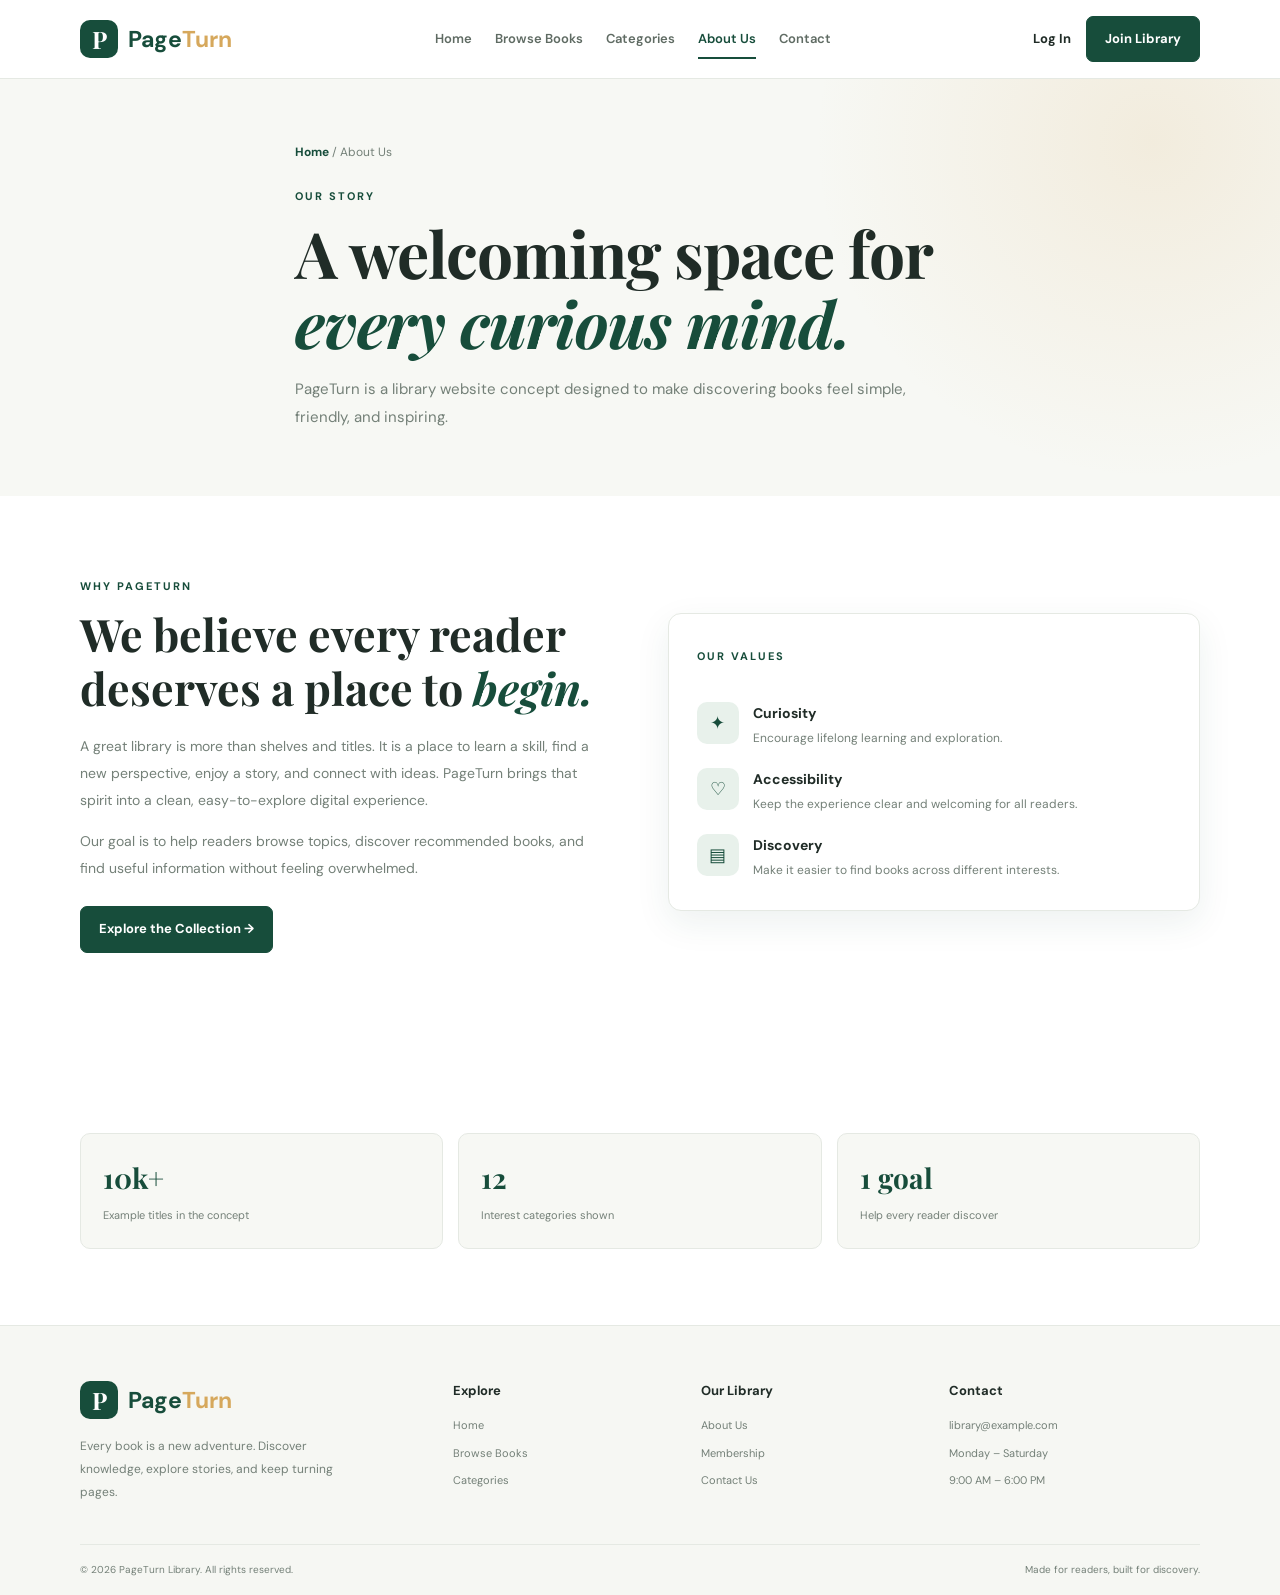
<file: about.html>
<!DOCTYPE html>
<html lang="en">
<head>
<meta charset="UTF-8"><meta name="viewport" content="width=device-width, initial-scale=1.0">
<title>About Us | PageTurn Library</title>
<link rel="preconnect" href="https://fonts.googleapis.com"><link rel="preconnect" href="https://fonts.gstatic.com" crossorigin>
<link href="https://fonts.googleapis.com/css2?family=DM+Sans:wght@400;500;600;700&family=Playfair+Display:wght@500;600;700&display=swap" rel="stylesheet">
<link rel="stylesheet" href="style.css">
</head><body><header class="site-header">
  <div class="container navbar">
    <a href="index.html" class="logo"><span class="logo-icon">P</span><span>Page<span class="logo-highlight">Turn</span></span></a>
    <button class="menu-toggle" aria-label="Toggle navigation" aria-expanded="false">&#9776;</button>
    <nav class="nav-links" aria-label="Main navigation"><a href="index.html" class="">Home</a>
<a href="books.html" class="">Browse Books</a>
<a href="categories.html" class="">Categories</a>
<a href="about.html" class="active">About Us</a>
<a href="contact.html" class="">Contact</a></nav>
    <div class="nav-actions"><a class="login-link" href="login.html">Log In</a><a class="btn" href="register.html">Join Library</a></div>
  </div>
</header>
<main><section class="page-hero"><div class="container intro"><div class="breadcrumb"><a href="index.html">Home</a> / About Us</div><span class="eyebrow">OUR STORY</span><h1>A welcoming space for <span>every curious mind.</span></h1><p>PageTurn is a library website concept designed to make discovering books feel simple, friendly, and inspiring.</p></div></section>
<section class="container section two-col"><div><span class="eyebrow">WHY PAGETURN</span><h2>We believe every reader deserves a place to <span>begin.</span></h2><p style="margin-top:18px;line-height:1.95;font-size:14px">A great library is more than shelves and titles. It is a place to learn a skill, find a new perspective, enjoy a story, and connect with ideas. PageTurn brings that spirit into a clean, easy-to-explore digital experience.</p><p style="margin-top:13px;line-height:1.95;font-size:14px">Our goal is to help readers browse topics, discover recommended books, and find useful information without feeling overwhelmed.</p><a class="btn" href="books.html" style="margin-top:24px">Explore the Collection →</a></div>
<div class="panel"><span class="eyebrow">OUR VALUES</span><div class="info-list"><div class="info-item"><div class="info-icon">✦</div><div><h3>Curiosity</h3><p>Encourage lifelong learning and exploration.</p></div></div><div class="info-item"><div class="info-icon">♡</div><div><h3>Accessibility</h3><p>Keep the experience clear and welcoming for all readers.</p></div></div><div class="info-item"><div class="info-icon">▤</div><div><h3>Discovery</h3><p>Make it easier to find books across different interests.</p></div></div></div></div></section>
<section class="container section"><div class="stats-row"><div class="stat-card"><strong>10k+</strong><span>Example titles in the concept</span></div><div class="stat-card"><strong>12</strong><span>Interest categories shown</span></div><div class="stat-card"><strong>1 goal</strong><span>Help every reader discover</span></div></div></section></main>
<footer class="site-footer">
  <div class="container footer-grid">
    <div class="footer-brand"><a href="index.html" class="logo"><span class="logo-icon">P</span><span>Page<span class="logo-highlight">Turn</span></span></a><p>Every book is a new adventure. Discover knowledge, explore stories, and keep turning pages.</p></div>
    <div class="footer-col"><h3>Explore</h3><a href="index.html">Home</a><a href="books.html">Browse Books</a><a href="categories.html">Categories</a></div>
    <div class="footer-col"><h3>Our Library</h3><a href="about.html">About Us</a><a href="membership.html">Membership</a><a href="contact.html">Contact Us</a></div>
    <div class="footer-col"><h3>Contact</h3><a href="mailto:library@example.com">library@example.com</a><p>Monday – Saturday</p><p>9:00 AM – 6:00 PM</p></div>
  </div>
  <div class="container footer-bottom"><p>© 2026 PageTurn Library. All rights reserved.</p><p>Made for readers, built for discovery.</p></div>
</footer>
<script src="script.js"></script>
</body></html>
</file>
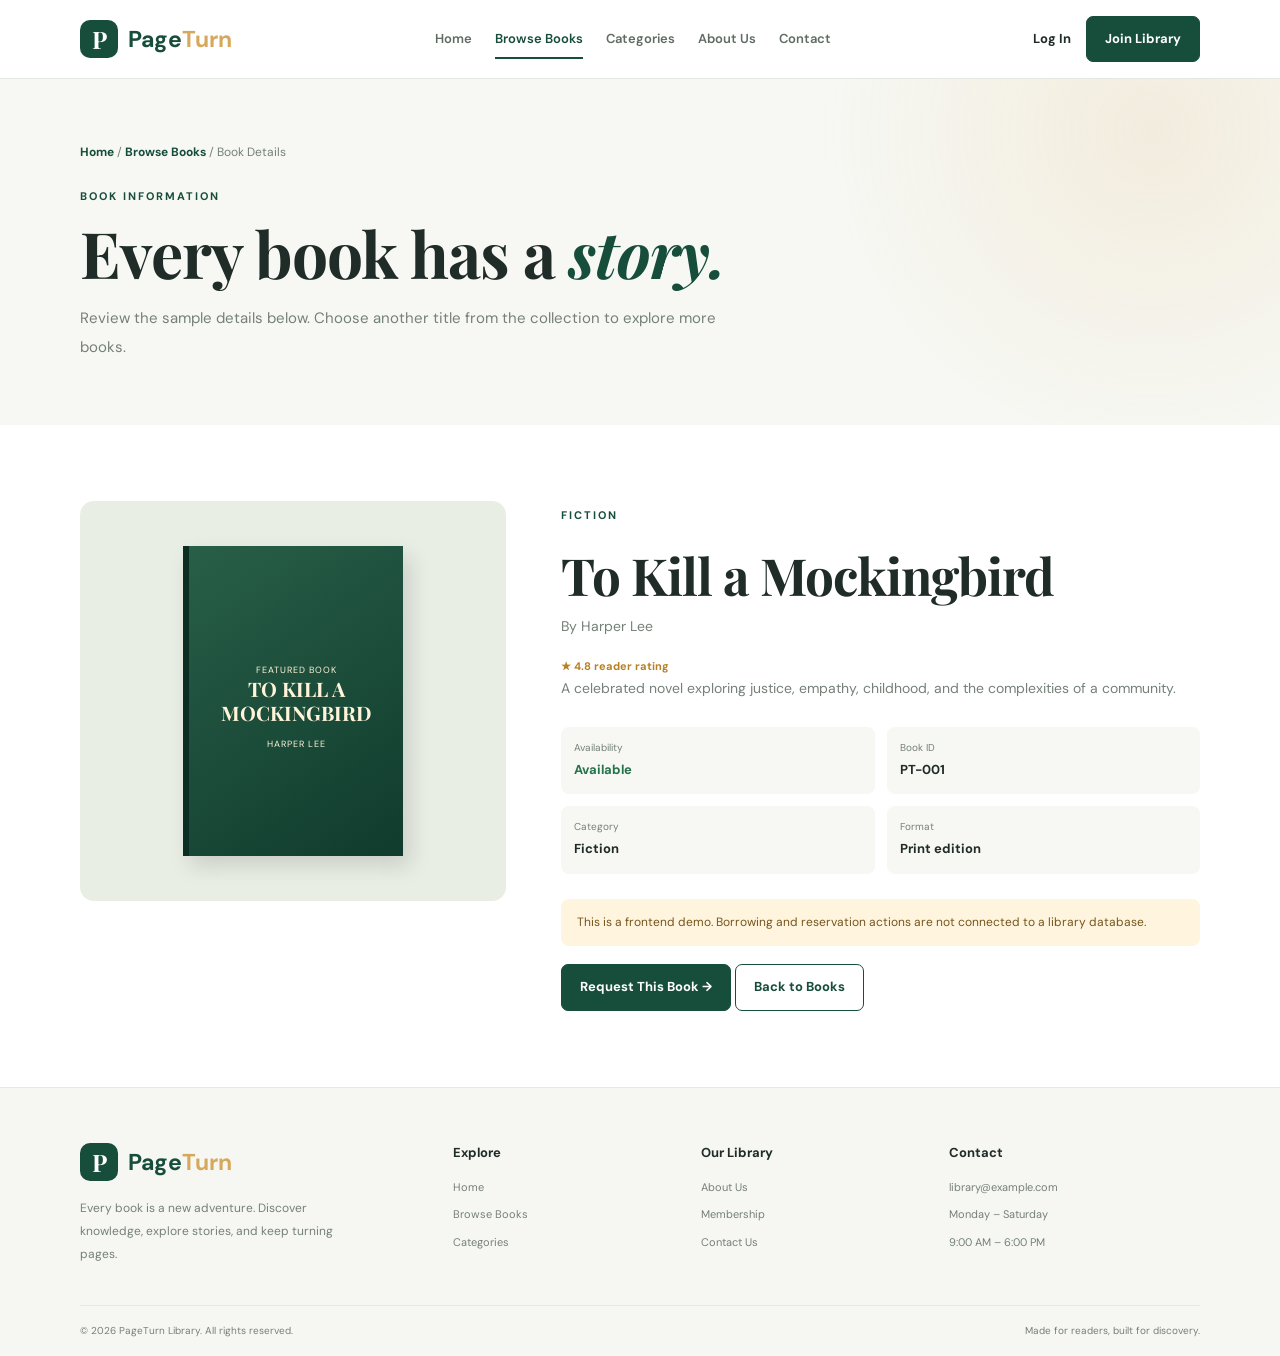
<file: book-details.html>
<!DOCTYPE html>
<html lang="en">
<head>
<meta charset="UTF-8"><meta name="viewport" content="width=device-width, initial-scale=1.0">
<title>Book Details | PageTurn Library</title>
<link rel="preconnect" href="https://fonts.googleapis.com"><link rel="preconnect" href="https://fonts.gstatic.com" crossorigin>
<link href="https://fonts.googleapis.com/css2?family=DM+Sans:wght@400;500;600;700&family=Playfair+Display:wght@500;600;700&display=swap" rel="stylesheet">
<link rel="stylesheet" href="style.css">
</head><body><header class="site-header">
  <div class="container navbar">
    <a href="index.html" class="logo"><span class="logo-icon">P</span><span>Page<span class="logo-highlight">Turn</span></span></a>
    <button class="menu-toggle" aria-label="Toggle navigation" aria-expanded="false">&#9776;</button>
    <nav class="nav-links" aria-label="Main navigation"><a href="index.html" class="">Home</a>
<a href="books.html" class="active">Browse Books</a>
<a href="categories.html" class="">Categories</a>
<a href="about.html" class="">About Us</a>
<a href="contact.html" class="">Contact</a></nav>
    <div class="nav-actions"><a class="login-link" href="login.html">Log In</a><a class="btn" href="register.html">Join Library</a></div>
  </div>
</header>
<main><section class="page-hero"><div class="container"><div class="breadcrumb"><a href="index.html">Home</a> / <a href="books.html">Browse Books</a> / Book Details</div><span class="eyebrow">BOOK INFORMATION</span><h1>Every book has a <span>story.</span></h1><p>Review the sample details below. Choose another title from the collection to explore more books.</p></div></section><section class="container section"><div class="book-detail-layout"><div class="detail-cover"><div class="book-placeholder"><small>FEATURED BOOK</small><strong id="detailCoverTitle">TO KILL A MOCKINGBIRD</strong><small id="detailCoverAuthor">HARPER LEE</small></div></div><div class="detail-copy"><span class="eyebrow" id="detailCategory">FICTION</span><h1 id="detailTitle">To Kill a Mockingbird</h1><p class="author" id="detailAuthor">By Harper Lee</p><div class="rating" id="detailRating">★ 4.8 reader rating</div><p id="detailDescription">A celebrated novel exploring justice, empathy, childhood, and the complexities of a community. This sample description can be replaced with verified book information.</p><div class="detail-meta"><div class="meta-box"><small>Availability</small><strong id="detailAvailability">Available</strong></div><div class="meta-box"><small>Book ID</small><strong id="detailId">PT-001</strong></div><div class="meta-box"><small>Category</small><strong id="detailCategoryValue">Fiction</strong></div><div class="meta-box"><small>Format</small><strong>Print edition</strong></div></div><div class="notice">This is a frontend demo. Borrowing and reservation actions are not connected to a library database.</div><button class="btn" id="reserveButton" type="button">Request This Book →</button> <a class="btn btn-outline" href="books.html">Back to Books</a><div class="form-message" id="reserveMessage" role="status">Your sample request has been noted on this page only. No reservation was sent.</div></div></div></section></main>
<footer class="site-footer">
  <div class="container footer-grid">
    <div class="footer-brand"><a href="index.html" class="logo"><span class="logo-icon">P</span><span>Page<span class="logo-highlight">Turn</span></span></a><p>Every book is a new adventure. Discover knowledge, explore stories, and keep turning pages.</p></div>
    <div class="footer-col"><h3>Explore</h3><a href="index.html">Home</a><a href="books.html">Browse Books</a><a href="categories.html">Categories</a></div>
    <div class="footer-col"><h3>Our Library</h3><a href="about.html">About Us</a><a href="membership.html">Membership</a><a href="contact.html">Contact Us</a></div>
    <div class="footer-col"><h3>Contact</h3><a href="mailto:library@example.com">library@example.com</a><p>Monday – Saturday</p><p>9:00 AM – 6:00 PM</p></div>
  </div>
  <div class="container footer-bottom"><p>© 2026 PageTurn Library. All rights reserved.</p><p>Made for readers, built for discovery.</p></div>
</footer>
<script src="script.js"></script>
</body></html>
</file>
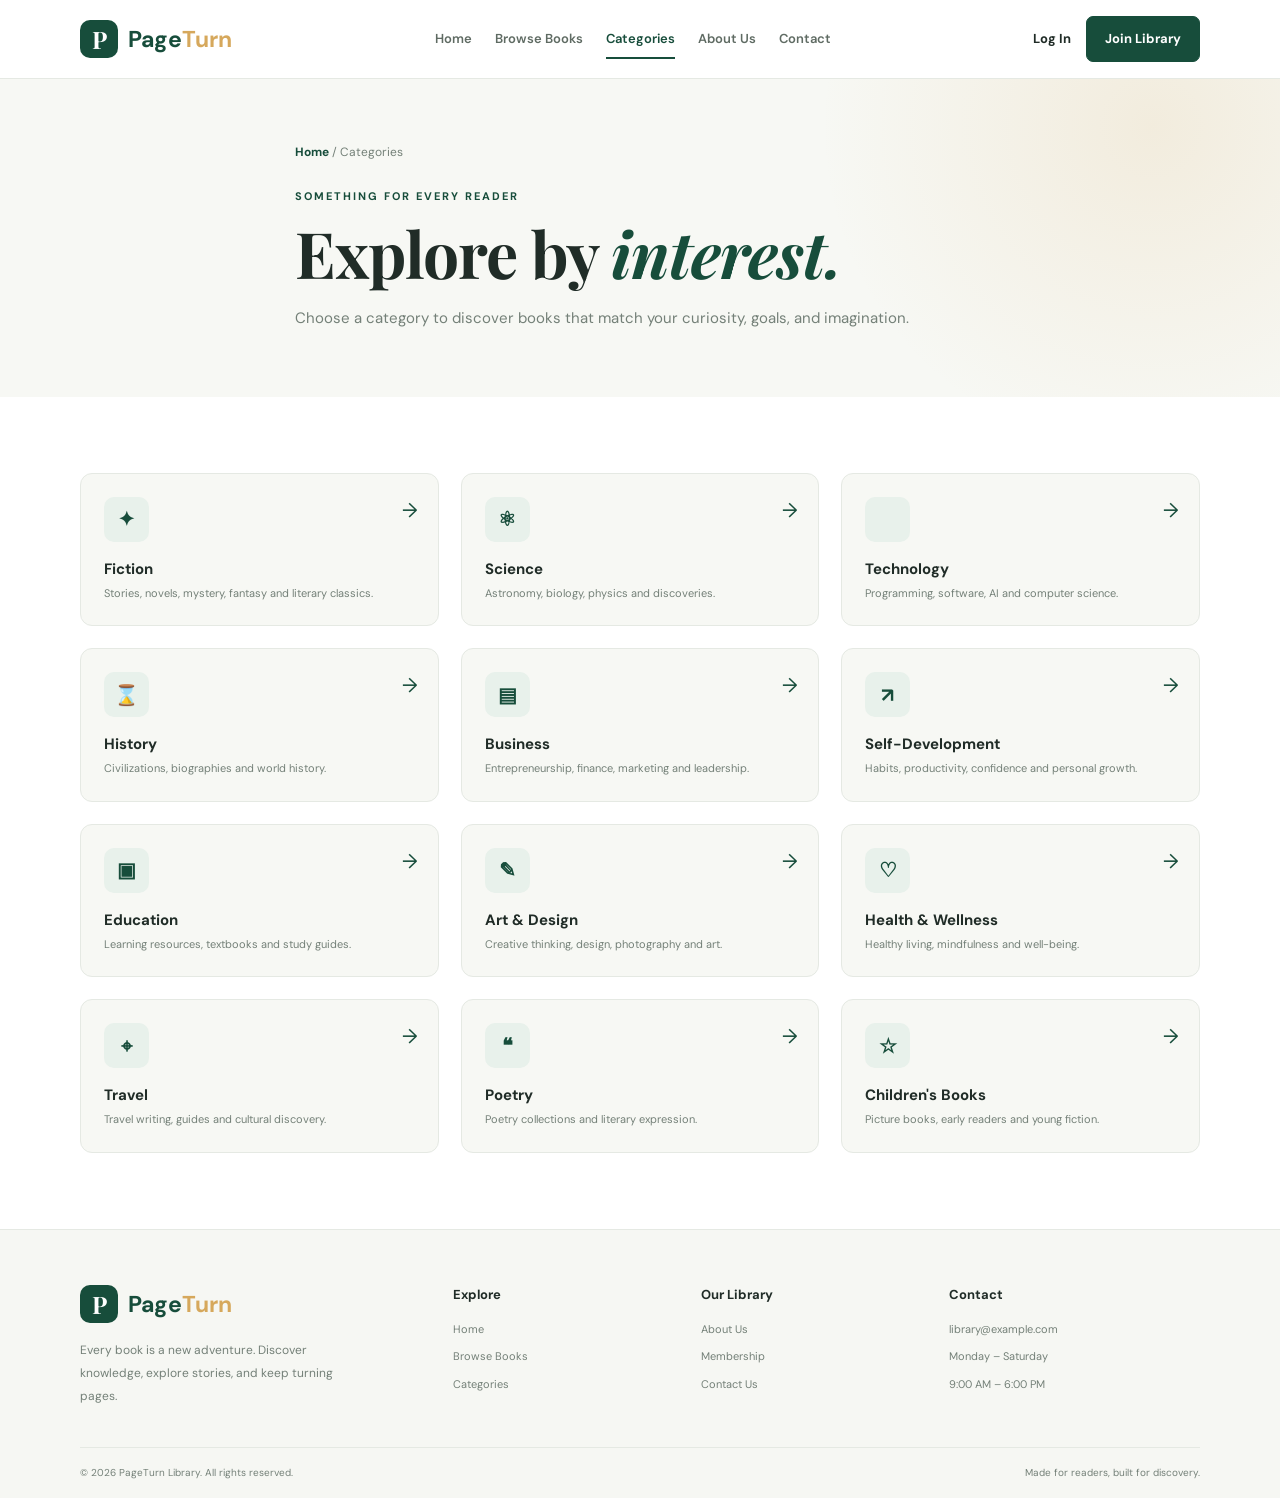
<file: categories.html>
<!DOCTYPE html>
<html lang="en">
<head>
<meta charset="UTF-8"><meta name="viewport" content="width=device-width, initial-scale=1.0">
<title>Categories | PageTurn Library</title>
<link rel="preconnect" href="https://fonts.googleapis.com"><link rel="preconnect" href="https://fonts.gstatic.com" crossorigin>
<link href="https://fonts.googleapis.com/css2?family=DM+Sans:wght@400;500;600;700&family=Playfair+Display:wght@500;600;700&display=swap" rel="stylesheet">
<link rel="stylesheet" href="style.css">
</head><body><header class="site-header">
  <div class="container navbar">
    <a href="index.html" class="logo"><span class="logo-icon">P</span><span>Page<span class="logo-highlight">Turn</span></span></a>
    <button class="menu-toggle" aria-label="Toggle navigation" aria-expanded="false">&#9776;</button>
    <nav class="nav-links" aria-label="Main navigation"><a href="index.html" class="">Home</a>
<a href="books.html" class="">Browse Books</a>
<a href="categories.html" class="active">Categories</a>
<a href="about.html" class="">About Us</a>
<a href="contact.html" class="">Contact</a></nav>
    <div class="nav-actions"><a class="login-link" href="login.html">Log In</a><a class="btn" href="register.html">Join Library</a></div>
  </div>
</header>
<main><section class="page-hero"><div class="container intro"><div class="breadcrumb"><a href="index.html">Home</a> / Categories</div><span class="eyebrow">SOMETHING FOR EVERY READER</span><h1>Explore by <span>interest.</span></h1><p>Choose a category to discover books that match your curiosity, goals, and imagination.</p></div></section><section class="container section"><div class="grid category-grid"><a class="category-card" href="books.html?category=fiction"><div class="category-icon">✦</div><h3>Fiction</h3><p>Stories, novels, mystery, fantasy and literary classics.</p><span class="category-arrow">→</span></a><a class="category-card" href="books.html?category=science"><div class="category-icon">⚛</div><h3>Science</h3><p>Astronomy, biology, physics and discoveries.</p><span class="category-arrow">→</span></a><a class="category-card" href="books.html?category=technology"><div class="category-icon"></></div><h3>Technology</h3><p>Programming, software, AI and computer science.</p><span class="category-arrow">→</span></a><a class="category-card" href="books.html?category=history"><div class="category-icon">⌛</div><h3>History</h3><p>Civilizations, biographies and world history.</p><span class="category-arrow">→</span></a><a class="category-card" href="books.html?category=business"><div class="category-icon">▤</div><h3>Business</h3><p>Entrepreneurship, finance, marketing and leadership.</p><span class="category-arrow">→</span></a><a class="category-card" href="books.html?category=self-development"><div class="category-icon">↗</div><h3>Self-Development</h3><p>Habits, productivity, confidence and personal growth.</p><span class="category-arrow">→</span></a><a class="category-card" href="books.html?category=education"><div class="category-icon">▣</div><h3>Education</h3><p>Learning resources, textbooks and study guides.</p><span class="category-arrow">→</span></a><a class="category-card" href="books.html?category=art"><div class="category-icon">✎</div><h3>Art & Design</h3><p>Creative thinking, design, photography and art.</p><span class="category-arrow">→</span></a><a class="category-card" href="books.html?category=health"><div class="category-icon">♡</div><h3>Health & Wellness</h3><p>Healthy living, mindfulness and well-being.</p><span class="category-arrow">→</span></a><a class="category-card" href="books.html?category=travel"><div class="category-icon">⌖</div><h3>Travel</h3><p>Travel writing, guides and cultural discovery.</p><span class="category-arrow">→</span></a><a class="category-card" href="books.html?category=poetry"><div class="category-icon">❝</div><h3>Poetry</h3><p>Poetry collections and literary expression.</p><span class="category-arrow">→</span></a><a class="category-card" href="books.html?category=children"><div class="category-icon">☆</div><h3>Children's Books</h3><p>Picture books, early readers and young fiction.</p><span class="category-arrow">→</span></a></div></section></main>
<footer class="site-footer">
  <div class="container footer-grid">
    <div class="footer-brand"><a href="index.html" class="logo"><span class="logo-icon">P</span><span>Page<span class="logo-highlight">Turn</span></span></a><p>Every book is a new adventure. Discover knowledge, explore stories, and keep turning pages.</p></div>
    <div class="footer-col"><h3>Explore</h3><a href="index.html">Home</a><a href="books.html">Browse Books</a><a href="categories.html">Categories</a></div>
    <div class="footer-col"><h3>Our Library</h3><a href="about.html">About Us</a><a href="membership.html">Membership</a><a href="contact.html">Contact Us</a></div>
    <div class="footer-col"><h3>Contact</h3><a href="mailto:library@example.com">library@example.com</a><p>Monday – Saturday</p><p>9:00 AM – 6:00 PM</p></div>
  </div>
  <div class="container footer-bottom"><p>© 2026 PageTurn Library. All rights reserved.</p><p>Made for readers, built for discovery.</p></div>
</footer>
<script src="script.js"></script>
</body></html>
</file>
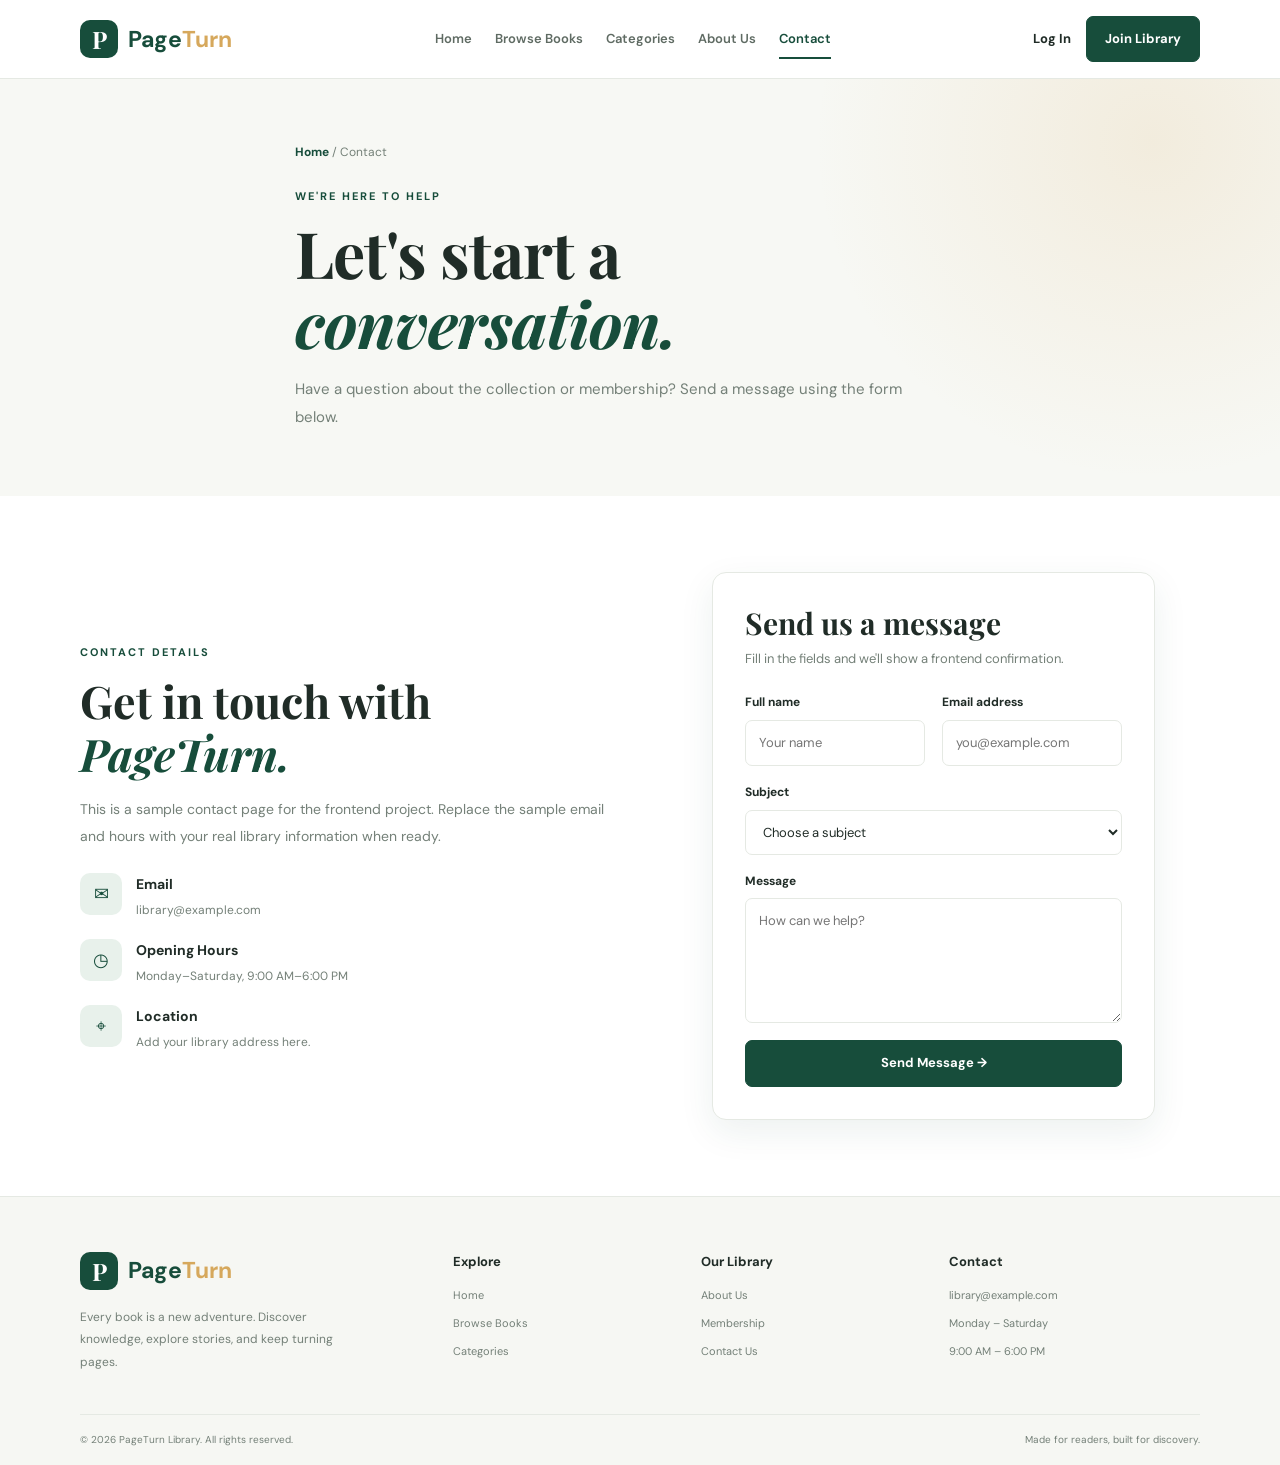
<file: contact.html>
<!DOCTYPE html>
<html lang="en">
<head>
<meta charset="UTF-8"><meta name="viewport" content="width=device-width, initial-scale=1.0">
<title>Contact | PageTurn Library</title>
<link rel="preconnect" href="https://fonts.googleapis.com"><link rel="preconnect" href="https://fonts.gstatic.com" crossorigin>
<link href="https://fonts.googleapis.com/css2?family=DM+Sans:wght@400;500;600;700&family=Playfair+Display:wght@500;600;700&display=swap" rel="stylesheet">
<link rel="stylesheet" href="style.css">
</head><body><header class="site-header">
  <div class="container navbar">
    <a href="index.html" class="logo"><span class="logo-icon">P</span><span>Page<span class="logo-highlight">Turn</span></span></a>
    <button class="menu-toggle" aria-label="Toggle navigation" aria-expanded="false">&#9776;</button>
    <nav class="nav-links" aria-label="Main navigation"><a href="index.html" class="">Home</a>
<a href="books.html" class="">Browse Books</a>
<a href="categories.html" class="">Categories</a>
<a href="about.html" class="">About Us</a>
<a href="contact.html" class="active">Contact</a></nav>
    <div class="nav-actions"><a class="login-link" href="login.html">Log In</a><a class="btn" href="register.html">Join Library</a></div>
  </div>
</header>
<main><section class="page-hero"><div class="container intro"><div class="breadcrumb"><a href="index.html">Home</a> / Contact</div><span class="eyebrow">WE'RE HERE TO HELP</span><h1>Let's start a <span>conversation.</span></h1><p>Have a question about the collection or membership? Send a message using the form below.</p></div></section>
<section class="container section two-col"><div><span class="eyebrow">CONTACT DETAILS</span><h2>Get in touch with <span>PageTurn.</span></h2><p style="font-size:14px;line-height:1.9;margin-top:15px">This is a sample contact page for the frontend project. Replace the sample email and hours with your real library information when ready.</p><div class="info-list"><div class="info-item"><div class="info-icon">✉</div><div><h3>Email</h3><p>library@example.com</p></div></div><div class="info-item"><div class="info-icon">◷</div><div><h3>Opening Hours</h3><p>Monday–Saturday, 9:00 AM–6:00 PM</p></div></div><div class="info-item"><div class="info-icon">⌖</div><div><h3>Location</h3><p>Add your library address here.</p></div></div></div></div>
<form class="form-card demo-form"><h2>Send us a message</h2><p>Fill in the fields and we'll show a frontend confirmation.</p><div class="form-grid"><div class="form-group"><label for="contactName">Full name</label><input id="contactName" name="name" required placeholder="Your name"></div><div class="form-group"><label for="contactEmail">Email address</label><input id="contactEmail" name="email" type="email" required placeholder="you@example.com"></div><div class="form-group full"><label for="contactSubject">Subject</label><select id="contactSubject" name="subject" required><option value="">Choose a subject</option><option>Book availability</option><option>Membership</option><option>General question</option><option>Feedback</option></select></div><div class="form-group full"><label for="contactMessage">Message</label><textarea id="contactMessage" name="message" required placeholder="How can we help?"></textarea></div><div class="form-group full"><button class="btn" type="submit">Send Message →</button></div></div><div class="form-message" role="status">Thanks! This demo form is working on the frontend only. No message has been sent to a server.</div></form></section></main>
<footer class="site-footer">
  <div class="container footer-grid">
    <div class="footer-brand"><a href="index.html" class="logo"><span class="logo-icon">P</span><span>Page<span class="logo-highlight">Turn</span></span></a><p>Every book is a new adventure. Discover knowledge, explore stories, and keep turning pages.</p></div>
    <div class="footer-col"><h3>Explore</h3><a href="index.html">Home</a><a href="books.html">Browse Books</a><a href="categories.html">Categories</a></div>
    <div class="footer-col"><h3>Our Library</h3><a href="about.html">About Us</a><a href="membership.html">Membership</a><a href="contact.html">Contact Us</a></div>
    <div class="footer-col"><h3>Contact</h3><a href="mailto:library@example.com">library@example.com</a><p>Monday – Saturday</p><p>9:00 AM – 6:00 PM</p></div>
  </div>
  <div class="container footer-bottom"><p>© 2026 PageTurn Library. All rights reserved.</p><p>Made for readers, built for discovery.</p></div>
</footer>
<script src="script.js"></script>
</body></html>
</file>
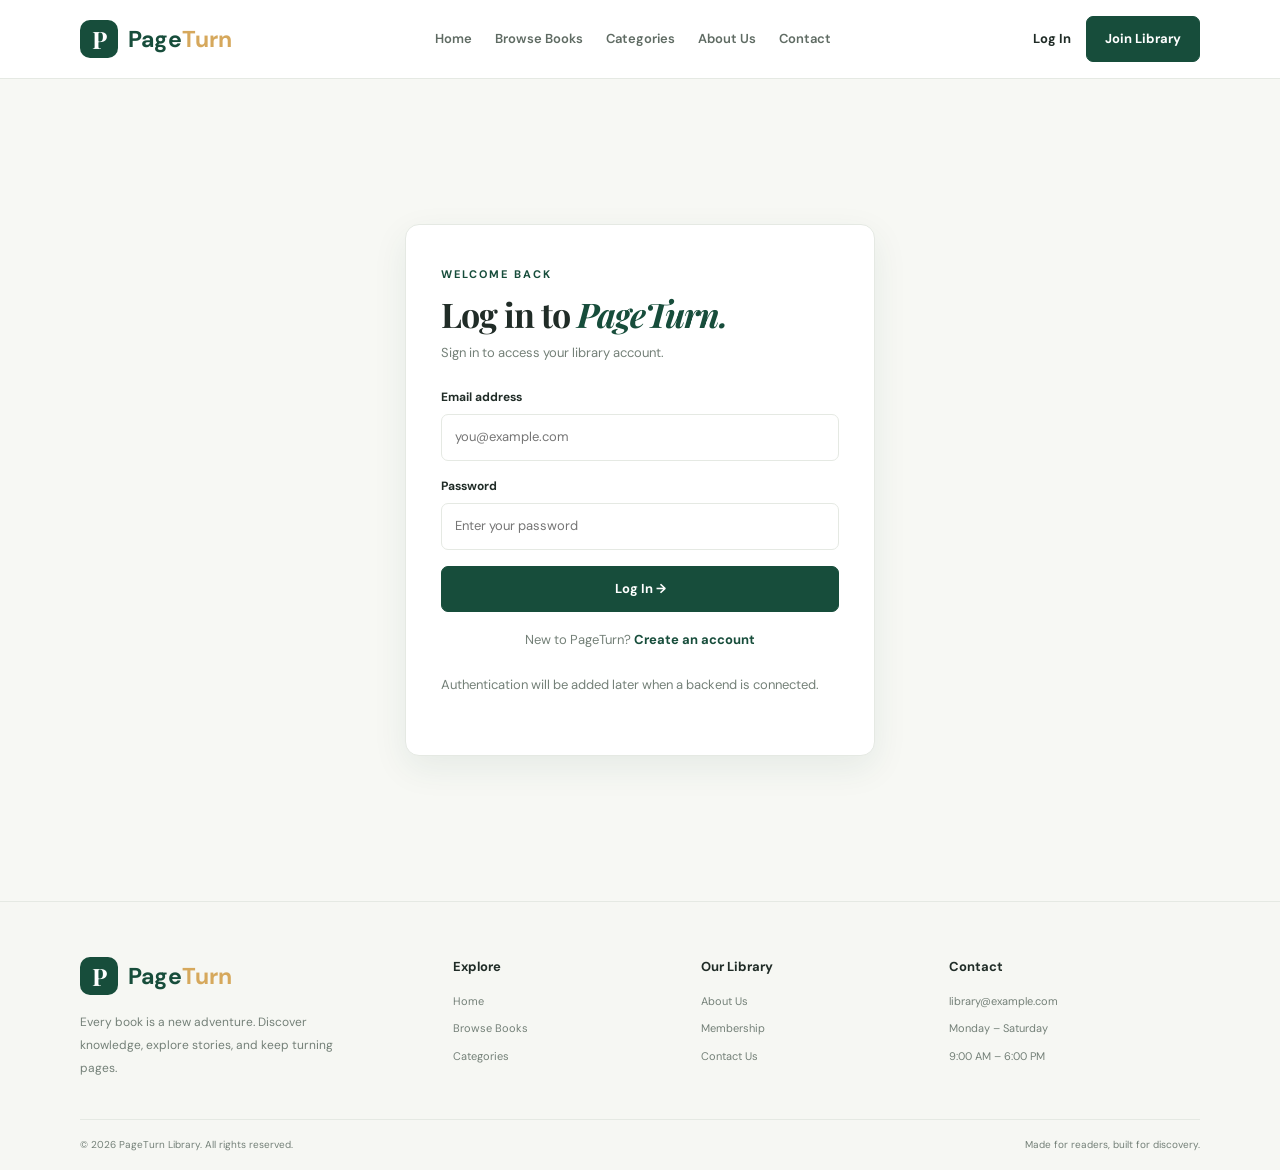
<file: login.html>
<!DOCTYPE html>
<html lang="en">
<head>
<meta charset="UTF-8"><meta name="viewport" content="width=device-width, initial-scale=1.0">
<title>Log In | PageTurn Library</title>
<link rel="preconnect" href="https://fonts.googleapis.com"><link rel="preconnect" href="https://fonts.gstatic.com" crossorigin>
<link href="https://fonts.googleapis.com/css2?family=DM+Sans:wght@400;500;600;700&family=Playfair+Display:wght@500;600;700&display=swap" rel="stylesheet">
<link rel="stylesheet" href="style.css">
</head><body><header class="site-header">
  <div class="container navbar">
    <a href="index.html" class="logo"><span class="logo-icon">P</span><span>Page<span class="logo-highlight">Turn</span></span></a>
    <button class="menu-toggle" aria-label="Toggle navigation" aria-expanded="false">&#9776;</button>
    <nav class="nav-links" aria-label="Main navigation"><a href="index.html" class="">Home</a>
<a href="books.html" class="">Browse Books</a>
<a href="categories.html" class="">Categories</a>
<a href="about.html" class="">About Us</a>
<a href="contact.html" class="">Contact</a></nav>
    <div class="nav-actions"><a class="login-link" href="login.html">Log In</a><a class="btn" href="register.html">Join Library</a></div>
  </div>
</header>
<main class="auth-wrap"><form class="auth-card demo-form"><span class="eyebrow">WELCOME BACK</span><h1>Log in to <span>PageTurn.</span></h1><p>Sign in to access your library account.</p><div class="form-group"><label for="loginEmail">Email address</label><input id="loginEmail" type="email" name="email" required placeholder="you@example.com" autocomplete="email"></div><div class="form-group"><label for="loginPassword">Password</label><input id="loginPassword" type="password" name="password" required minlength="6" placeholder="Enter your password" autocomplete="current-password"></div><button class="btn" type="submit" style="width:100%">Log In →</button><div class="form-message" role="status">Frontend demo only: login details are not sent or saved.</div><p class="auth-switch">New to PageTurn? <a href="register.html">Create an account</a></p><p class="form-note">Authentication will be added later when a backend is connected.</p></form></main>
<footer class="site-footer">
  <div class="container footer-grid">
    <div class="footer-brand"><a href="index.html" class="logo"><span class="logo-icon">P</span><span>Page<span class="logo-highlight">Turn</span></span></a><p>Every book is a new adventure. Discover knowledge, explore stories, and keep turning pages.</p></div>
    <div class="footer-col"><h3>Explore</h3><a href="index.html">Home</a><a href="books.html">Browse Books</a><a href="categories.html">Categories</a></div>
    <div class="footer-col"><h3>Our Library</h3><a href="about.html">About Us</a><a href="membership.html">Membership</a><a href="contact.html">Contact Us</a></div>
    <div class="footer-col"><h3>Contact</h3><a href="mailto:library@example.com">library@example.com</a><p>Monday – Saturday</p><p>9:00 AM – 6:00 PM</p></div>
  </div>
  <div class="container footer-bottom"><p>© 2026 PageTurn Library. All rights reserved.</p><p>Made for readers, built for discovery.</p></div>
</footer>
<script src="script.js"></script>
</body></html>
</file>
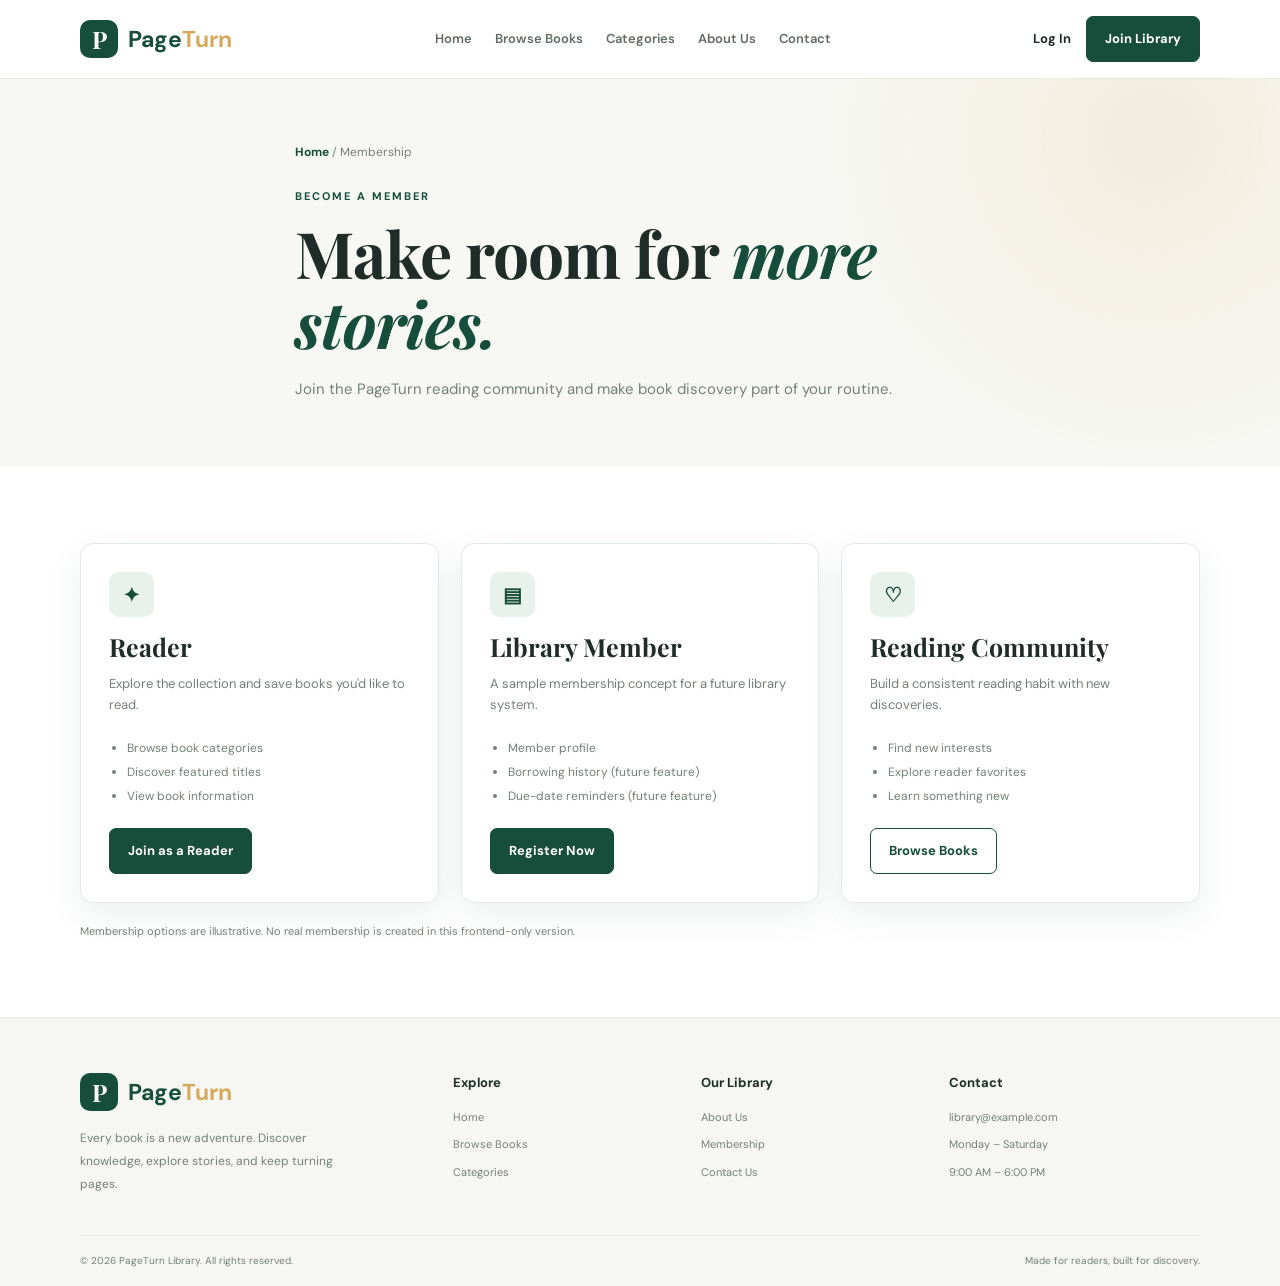
<file: membership.html>
<!DOCTYPE html>
<html lang="en">
<head>
<meta charset="UTF-8"><meta name="viewport" content="width=device-width, initial-scale=1.0">
<title>Membership | PageTurn Library</title>
<link rel="preconnect" href="https://fonts.googleapis.com"><link rel="preconnect" href="https://fonts.gstatic.com" crossorigin>
<link href="https://fonts.googleapis.com/css2?family=DM+Sans:wght@400;500;600;700&family=Playfair+Display:wght@500;600;700&display=swap" rel="stylesheet">
<link rel="stylesheet" href="style.css">
</head><body><header class="site-header">
  <div class="container navbar">
    <a href="index.html" class="logo"><span class="logo-icon">P</span><span>Page<span class="logo-highlight">Turn</span></span></a>
    <button class="menu-toggle" aria-label="Toggle navigation" aria-expanded="false">&#9776;</button>
    <nav class="nav-links" aria-label="Main navigation"><a href="index.html" class="">Home</a>
<a href="books.html" class="">Browse Books</a>
<a href="categories.html" class="">Categories</a>
<a href="about.html" class="">About Us</a>
<a href="contact.html" class="">Contact</a></nav>
    <div class="nav-actions"><a class="login-link" href="login.html">Log In</a><a class="btn" href="register.html">Join Library</a></div>
  </div>
</header>
<main><section class="page-hero"><div class="container intro"><div class="breadcrumb"><a href="index.html">Home</a> / Membership</div><span class="eyebrow">BECOME A MEMBER</span><h1>Make room for <span>more stories.</span></h1><p>Join the PageTurn reading community and make book discovery part of your routine.</p></div></section><section class="container section"><div class="grid category-grid"><article class="panel"><div class="category-icon">✦</div><h2 style="font-size:25px">Reader</h2><p style="font-size:13px;margin:12px 0 20px">Explore the collection and save books you'd like to read.</p><ul style="padding-left:18px;color:var(--muted);font-size:12px;line-height:2"><li>Browse book categories</li><li>Discover featured titles</li><li>View book information</li></ul><a href="register.html" class="btn" style="margin-top:20px">Join as a Reader</a></article><article class="panel"><div class="category-icon">▤</div><h2 style="font-size:25px">Library Member</h2><p style="font-size:13px;margin:12px 0 20px">A sample membership concept for a future library system.</p><ul style="padding-left:18px;color:var(--muted);font-size:12px;line-height:2"><li>Member profile</li><li>Borrowing history (future feature)</li><li>Due-date reminders (future feature)</li></ul><a href="register.html" class="btn" style="margin-top:20px">Register Now</a></article><article class="panel"><div class="category-icon">♡</div><h2 style="font-size:25px">Reading Community</h2><p style="font-size:13px;margin:12px 0 20px">Build a consistent reading habit with new discoveries.</p><ul style="padding-left:18px;color:var(--muted);font-size:12px;line-height:2"><li>Find new interests</li><li>Explore reader favorites</li><li>Learn something new</li></ul><a href="books.html" class="btn btn-outline" style="margin-top:20px">Browse Books</a></article></div><p class="form-note" style="margin-top:20px">Membership options are illustrative. No real membership is created in this frontend-only version.</p></section></main>
<footer class="site-footer">
  <div class="container footer-grid">
    <div class="footer-brand"><a href="index.html" class="logo"><span class="logo-icon">P</span><span>Page<span class="logo-highlight">Turn</span></span></a><p>Every book is a new adventure. Discover knowledge, explore stories, and keep turning pages.</p></div>
    <div class="footer-col"><h3>Explore</h3><a href="index.html">Home</a><a href="books.html">Browse Books</a><a href="categories.html">Categories</a></div>
    <div class="footer-col"><h3>Our Library</h3><a href="about.html">About Us</a><a href="membership.html">Membership</a><a href="contact.html">Contact Us</a></div>
    <div class="footer-col"><h3>Contact</h3><a href="mailto:library@example.com">library@example.com</a><p>Monday – Saturday</p><p>9:00 AM – 6:00 PM</p></div>
  </div>
  <div class="container footer-bottom"><p>© 2026 PageTurn Library. All rights reserved.</p><p>Made for readers, built for discovery.</p></div>
</footer>
<script src="script.js"></script>
</body></html>
</file>
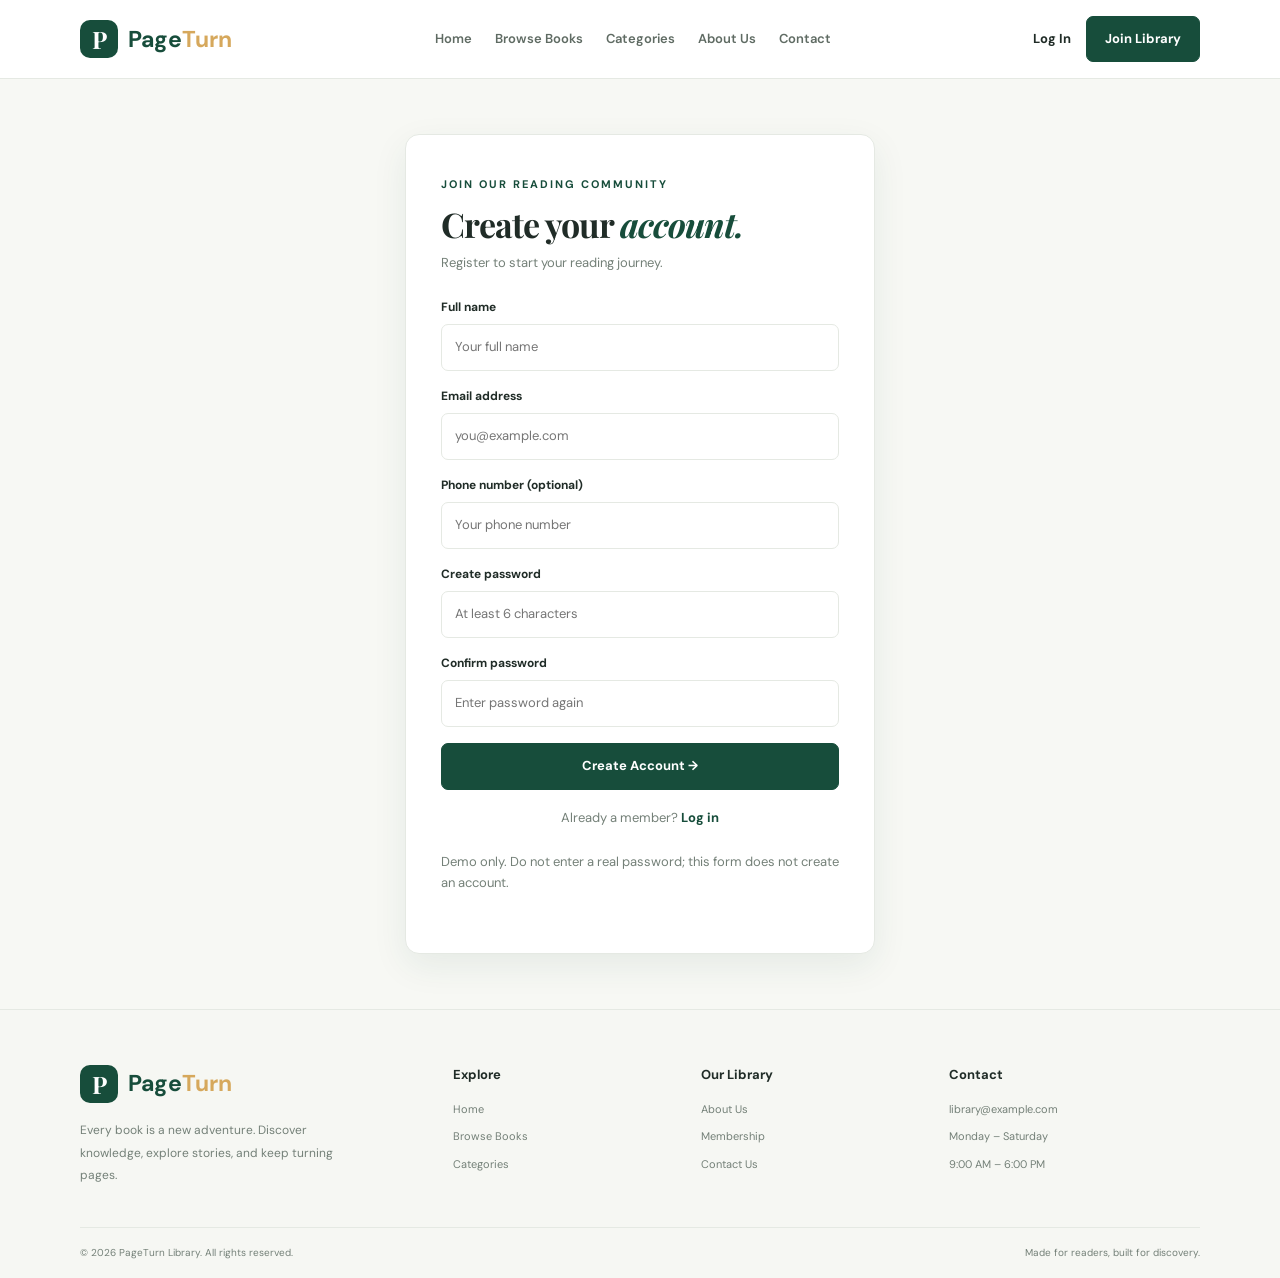
<file: register.html>
<!DOCTYPE html>
<html lang="en">
<head>
<meta charset="UTF-8"><meta name="viewport" content="width=device-width, initial-scale=1.0">
<title>Join Library | PageTurn Library</title>
<link rel="preconnect" href="https://fonts.googleapis.com"><link rel="preconnect" href="https://fonts.gstatic.com" crossorigin>
<link href="https://fonts.googleapis.com/css2?family=DM+Sans:wght@400;500;600;700&family=Playfair+Display:wght@500;600;700&display=swap" rel="stylesheet">
<link rel="stylesheet" href="style.css">
</head><body><header class="site-header">
  <div class="container navbar">
    <a href="index.html" class="logo"><span class="logo-icon">P</span><span>Page<span class="logo-highlight">Turn</span></span></a>
    <button class="menu-toggle" aria-label="Toggle navigation" aria-expanded="false">&#9776;</button>
    <nav class="nav-links" aria-label="Main navigation"><a href="index.html" class="">Home</a>
<a href="books.html" class="">Browse Books</a>
<a href="categories.html" class="">Categories</a>
<a href="about.html" class="">About Us</a>
<a href="contact.html" class="">Contact</a></nav>
    <div class="nav-actions"><a class="login-link" href="login.html">Log In</a><a class="btn" href="register.html">Join Library</a></div>
  </div>
</header>
<main class="auth-wrap"><form class="auth-card demo-form" id="registerForm"><span class="eyebrow">JOIN OUR READING COMMUNITY</span><h1>Create your <span>account.</span></h1><p>Register to start your reading journey.</p><div class="form-group"><label for="fullName">Full name</label><input id="fullName" name="name" required placeholder="Your full name" autocomplete="name"></div><div class="form-group"><label for="registerEmail">Email address</label><input id="registerEmail" type="email" name="email" required placeholder="you@example.com" autocomplete="email"></div><div class="form-group"><label for="memberPhone">Phone number (optional)</label><input id="memberPhone" type="tel" name="phone" placeholder="Your phone number" autocomplete="tel"></div><div class="form-group"><label for="registerPassword">Create password</label><input id="registerPassword" type="password" name="password" minlength="6" required placeholder="At least 6 characters" autocomplete="new-password"></div><div class="form-group"><label for="confirmPassword">Confirm password</label><input id="confirmPassword" type="password" name="confirmPassword" minlength="6" required placeholder="Enter password again" autocomplete="new-password"></div><button class="btn" type="submit" style="width:100%">Create Account →</button><div class="form-message" id="registerMessage" role="status"></div><p class="auth-switch">Already a member? <a href="login.html">Log in</a></p><p class="form-note">Demo only. Do not enter a real password; this form does not create an account.</p></form></main>
<footer class="site-footer">
  <div class="container footer-grid">
    <div class="footer-brand"><a href="index.html" class="logo"><span class="logo-icon">P</span><span>Page<span class="logo-highlight">Turn</span></span></a><p>Every book is a new adventure. Discover knowledge, explore stories, and keep turning pages.</p></div>
    <div class="footer-col"><h3>Explore</h3><a href="index.html">Home</a><a href="books.html">Browse Books</a><a href="categories.html">Categories</a></div>
    <div class="footer-col"><h3>Our Library</h3><a href="about.html">About Us</a><a href="membership.html">Membership</a><a href="contact.html">Contact Us</a></div>
    <div class="footer-col"><h3>Contact</h3><a href="mailto:library@example.com">library@example.com</a><p>Monday – Saturday</p><p>9:00 AM – 6:00 PM</p></div>
  </div>
  <div class="container footer-bottom"><p>© 2026 PageTurn Library. All rights reserved.</p><p>Made for readers, built for discovery.</p></div>
</footer>
<script src="script.js"></script>
</body></html>
</file>
<file: style.css>
:root{--primary:#174d3b;--primary-dark:#103b2d;--primary-light:#e8f1eb;--accent:#d6a85c;--bg:#fff;--soft:#f7f8f4;--beige:#f0eee5;--text:#202c27;--muted:#748078;--border:#e5e9e3;--shadow:0 12px 35px rgba(23,77,59,.08)}
*{box-sizing:border-box;margin:0;padding:0}
html{scroll-behavior:smooth}
body{font-family:"DM Sans",Arial,sans-serif;color:var(--text);background:var(--bg);line-height:1.6}
a{text-decoration:none;color:inherit}img{display:block;max-width:100%}button,input,select,textarea{font:inherit}
a:focus-visible,button:focus-visible,input:focus-visible,select:focus-visible,textarea:focus-visible{outline:3px solid var(--accent);outline-offset:3px}
.container{width:min(1120px,90%);margin-inline:auto}
.section{padding:76px 0}
.eyebrow{display:inline-block;color:var(--primary);font-size:11px;font-weight:700;letter-spacing:2px;margin-bottom:12px}
h1,h2,h3,.serif{font-family:"Playfair Display",Georgia,serif}
h1{font-size:clamp(2.5rem,5vw,4.3rem);line-height:1.1;letter-spacing:-1px}
h2{font-size:clamp(2rem,3.5vw,2.8rem);line-height:1.2}
h1 span,h2 span{color:var(--primary);font-style:italic}
p{color:var(--muted)}
.btn{display:inline-flex;align-items:center;justify-content:center;gap:8px;border:1px solid var(--primary);border-radius:7px;padding:12px 18px;background:var(--primary);color:white;font-size:13px;font-weight:700;cursor:pointer;transition:.25s}
.btn:hover{background:var(--primary-dark);transform:translateY(-2px)}
.btn-outline{background:transparent;color:var(--primary)}
.btn-outline:hover{background:var(--primary);color:#fff}
.btn-light{background:#fff;color:var(--primary);border-color:#fff}
.btn-light:hover{background:#f1e6d1;color:var(--primary)}
.text-link{color:var(--primary);font-weight:700;font-size:13px}
.text-link:hover{color:#a8792f}
.site-header{position:sticky;top:0;z-index:100;background:rgba(255,255,255,.96);backdrop-filter:blur(12px);border-bottom:1px solid var(--border)}
.navbar{min-height:78px;display:flex;align-items:center;justify-content:space-between;gap:24px}
.logo{display:inline-flex;align-items:center;gap:10px;font-size:23px;font-weight:700;color:var(--primary);white-space:nowrap}
.logo-icon{width:38px;height:38px;display:grid;place-items:center;border-radius:10px;background:var(--primary);color:#fff;font-family:"Playfair Display",Georgia,serif;font-size:24px}
.logo-highlight{color:var(--accent)}
.nav-links{display:flex;align-items:center;gap:23px}
.nav-links a{font-size:13px;font-weight:600;color:#5f6b63;transition:color .2s}
.nav-links a:hover,.nav-links a.active{color:var(--primary)}
.nav-links a.active{position:relative}
.nav-links a.active:after{content:"";position:absolute;left:0;bottom:-10px;width:100%;height:2px;background:var(--primary)}
.nav-actions{display:flex;align-items:center;gap:15px;white-space:nowrap}
.login-link{font-size:13px;font-weight:700}
.menu-toggle{display:none;border:1px solid var(--border);background:#fff;border-radius:7px;padding:8px 11px;color:var(--primary);font-size:20px;cursor:pointer}
.page-hero{padding:64px 0;background:radial-gradient(circle at 90% 15%,rgba(214,168,92,.15),transparent 28%),var(--soft)}
.page-hero .intro{max-width:690px}
.page-hero p{max-width:650px;margin-top:16px;font-size:15px;line-height:1.9}
.breadcrumb{font-size:12px;color:var(--muted);margin-bottom:20px}
.breadcrumb a{color:var(--primary);font-weight:700}
.section-head{display:flex;justify-content:space-between;align-items:end;gap:24px;margin-bottom:30px}
.section-head p{font-size:13px;margin-top:9px}
.grid{display:grid;gap:22px}
.book-grid{grid-template-columns:repeat(4,minmax(0,1fr))}
.book-card{overflow:hidden;background:#fff;border:1px solid var(--border);border-radius:12px;transition:transform .25s,box-shadow .25s}
.book-card:hover{transform:translateY(-5px);box-shadow:var(--shadow)}
.book-image{height:245px;display:flex;align-items:center;justify-content:center;padding:20px;position:relative;overflow:hidden;background:#eae4d6}
.book-image img{height:100%;width:auto;max-width:85%;object-fit:contain;box-shadow:5px 8px 15px rgba(0,0,0,.15)}
.book-placeholder{width:145px;height:195px;padding:20px 12px;display:flex;flex-direction:column;align-items:center;justify-content:center;text-align:center;background:linear-gradient(145deg,#285f48,#103b2d);color:#fff4d9;border-left:6px solid #0b2d22;box-shadow:7px 10px 20px #0002}
.book-placeholder strong{font-family:"Playfair Display",Georgia,serif;font-size:20px;line-height:1.2}
.book-placeholder small{font-size:9px;letter-spacing:1px;margin-top:12px}
.book-badge{position:absolute;top:12px;left:12px;padding:5px 8px;background:#fff;border-radius:4px;color:var(--primary);font-size:9px;font-weight:700}
.book-details{padding:18px}
.book-category{color:var(--primary);font-size:9px;letter-spacing:1.3px;font-weight:700}
.book-details h3{font-family:"DM Sans",Arial,sans-serif;font-size:14px;line-height:1.5;margin:8px 0 4px;min-height:42px}
.book-author{font-size:11px}
.book-meta{display:flex;align-items:center;justify-content:space-between;gap:8px;margin:15px 0}
.rating{font-size:11px;color:#b78024;font-weight:700}
.status{padding:4px 7px;border-radius:5px;font-size:9px;font-weight:700}
.available{background:#e3f4e8;color:#267249}.unavailable{background:#fce8e8;color:#b94b4b}
.book-btn{display:block;padding:10px;border:1px solid #bfd0c3;border-radius:6px;text-align:center;color:var(--primary);font-size:11px;font-weight:700}
.book-btn:hover{background:var(--primary);color:#fff}
.category-grid{grid-template-columns:repeat(3,minmax(0,1fr))}
.category-card{position:relative;padding:23px;border:1px solid var(--border);border-radius:12px;background:var(--soft);transition:.25s}
.category-card:hover{transform:translateY(-5px);box-shadow:var(--shadow);border-color:#b7cabb}
.category-icon{width:45px;height:45px;display:grid;place-items:center;border-radius:10px;background:var(--primary-light);color:var(--primary);font-size:20px;margin-bottom:15px;font-weight:700}
.category-card h3{font-family:"DM Sans",Arial,sans-serif;font-size:15px}
.category-card p{font-size:11px;margin-top:4px}
.category-arrow{position:absolute;right:20px;top:20px;color:var(--primary);font-size:20px}
.toolbar{display:flex;gap:12px;align-items:center;flex-wrap:wrap;margin-bottom:25px}
.field,.toolbar select,.toolbar input{border:1px solid var(--border);border-radius:7px;background:#fff;padding:12px 13px;color:var(--text);font-size:13px}
.toolbar input{flex:1;min-width:200px}
.toolbar select{min-width:170px}
.results-count{font-size:12px;color:var(--muted);margin-bottom:18px}
.empty-state{display:none;padding:45px 20px;border:1px dashed #cbd8ce;border-radius:12px;text-align:center;background:var(--soft);color:var(--muted)}
.feature-strip{background:var(--primary);color:#fff;border-radius:15px;padding:45px;display:flex;align-items:center;justify-content:space-between;gap:25px}
.feature-strip h2{color:#fff}.feature-strip p{color:#d1e0d6;max-width:550px;margin-top:10px}
.two-col{display:grid;grid-template-columns:1fr 1fr;gap:55px;align-items:center}
.panel{padding:28px;border:1px solid var(--border);border-radius:13px;background:#fff;box-shadow:var(--shadow)}
.info-list{display:grid;gap:18px;margin-top:24px}
.info-item{display:flex;gap:14px}
.info-icon{width:42px;height:42px;flex-shrink:0;display:grid;place-items:center;background:var(--primary-light);color:var(--primary);border-radius:10px;font-size:18px}
.info-item h3{font-family:"DM Sans",Arial,sans-serif;font-size:14px;margin-bottom:4px}
.info-item p{font-size:12px;line-height:1.8}
.form-card{max-width:720px;margin:0 auto;padding:32px;background:#fff;border:1px solid var(--border);border-radius:14px;box-shadow:var(--shadow)}
.form-card h2{font-size:30px;margin-bottom:8px}
.form-card>p{font-size:13px;margin-bottom:24px}
.form-grid{display:grid;grid-template-columns:1fr 1fr;gap:17px}
.form-group{display:flex;flex-direction:column;gap:7px}
.form-group.full{grid-column:1/-1}
.form-group label{font-size:12px;font-weight:700}
.form-group input,.form-group select,.form-group textarea{width:100%;padding:12px 13px;border:1px solid var(--border);border-radius:7px;background:#fff;color:var(--text);font-size:13px}
.form-group textarea{min-height:125px;resize:vertical}
.form-note{font-size:11px;margin-top:15px}
.form-message{display:none;margin-top:15px;padding:12px;border-radius:7px;font-size:12px;background:var(--primary-light);color:var(--primary)}
.auth-wrap{min-height:calc(100vh - 78px);padding:55px 0;background:var(--soft);display:grid;place-items:center}
.auth-card{width:min(470px,90%);padding:35px;background:#fff;border:1px solid var(--border);border-radius:14px;box-shadow:var(--shadow)}
.auth-card h1{font-size:34px;margin-bottom:10px}
.auth-card>p{font-size:13px;margin-bottom:24px}
.auth-card .form-group{margin-bottom:16px}
.auth-switch{text-align:center;font-size:12px;margin-top:18px}
.auth-switch a{color:var(--primary);font-weight:700}
.book-detail-layout{display:grid;grid-template-columns:.8fr 1.2fr;gap:55px;align-items:start}
.detail-cover{min-height:400px;border-radius:14px;background:#e9eee5;display:grid;place-items:center;padding:30px}
.detail-cover .book-placeholder{width:220px;height:310px}
.detail-copy h1{font-size:clamp(2.1rem,4vw,3.3rem);margin:10px 0}
.detail-copy .author{font-size:14px;margin-bottom:18px}
.detail-copy>p{font-size:14px;line-height:1.9;margin-bottom:18px}
.detail-meta{display:grid;grid-template-columns:repeat(2,1fr);gap:12px;margin:25px 0}
.meta-box{padding:13px;background:var(--soft);border-radius:8px}
.meta-box small{display:block;color:var(--muted);font-size:10px}
.meta-box strong{font-size:13px}
.notice{padding:14px 16px;border-radius:8px;background:#fff5df;color:#75551b;font-size:12px;margin:18px 0}
.stats-row{display:grid;grid-template-columns:repeat(3,1fr);gap:15px;margin-top:28px}
.stat-card{padding:22px;background:var(--soft);border:1px solid var(--border);border-radius:10px}
.stat-card strong{display:block;font-family:"Playfair Display",Georgia,serif;font-size:28px;color:var(--primary)}
.stat-card span{font-size:11px;color:var(--muted)}
.site-footer{background:#f6f7f3;border-top:1px solid var(--border);padding:55px 0 0}
.footer-grid{display:grid;grid-template-columns:1.6fr 1fr 1fr 1.2fr;gap:38px;padding-bottom:40px}
.footer-brand p{max-width:260px;font-size:12px;line-height:1.9;margin-top:16px}
.footer-col{display:flex;flex-direction:column;align-items:flex-start;gap:10px}
.footer-col h3{font-family:"DM Sans",Arial,sans-serif;font-size:13px;margin-bottom:5px}
.footer-col a,.footer-col p{font-size:11px;color:var(--muted);overflow-wrap:anywhere}
.footer-col a:hover{color:var(--primary)}
.footer-bottom{border-top:1px solid var(--border);padding:17px 0;display:flex;justify-content:space-between;gap:15px;flex-wrap:wrap}
.footer-bottom p{font-size:10px}
@media(max-width:1000px){.navbar{gap:15px}.nav-links{gap:13px}.nav-links a{font-size:11px}.nav-actions{gap:10px}.book-grid{grid-template-columns:repeat(2,minmax(0,1fr))}.footer-grid{grid-template-columns:repeat(2,minmax(0,1fr))}}
@media(max-width:760px){.navbar{min-height:70px;flex-wrap:wrap;padding-block:13px}.menu-toggle{display:block}.nav-actions{margin-left:auto}.nav-links{display:none;order:4;width:100%;padding:12px 0 5px;flex-direction:column;align-items:flex-start;gap:0}.nav-links.open{display:flex}.nav-links a{width:100%;padding:10px 0;font-size:13px}.nav-links a.active:after{display:none}.two-col,.book-detail-layout{grid-template-columns:1fr;gap:30px}.section{padding:55px 0}.section-head{align-items:flex-start;flex-direction:column}.feature-strip{align-items:flex-start;flex-direction:column;padding:30px}.category-grid{grid-template-columns:repeat(2,minmax(0,1fr))}.page-hero{padding:48px 0}.detail-cover{min-height:330px}.detail-cover .book-placeholder{height:260px;width:185px}}
@media(max-width:520px){.container{width:90%}.logo{font-size:20px}.logo-icon{width:34px;height:34px}.login-link{font-size:11px}.nav-actions .btn{padding:9px 10px;font-size:10px}.book-grid{grid-template-columns:1fr}.book-image{height:285px}.category-grid{gap:12px}.category-card{padding:17px}.category-card h3{font-size:13px}.form-grid{grid-template-columns:1fr}.form-group.full{grid-column:auto}.form-card{padding:23px}.auth-card{padding:25px}.footer-grid{gap:30px 18px}.footer-bottom{justify-content:center;text-align:center}.stats-row{grid-template-columns:1fr}.detail-meta{grid-template-columns:1fr 1fr}}
</file>
